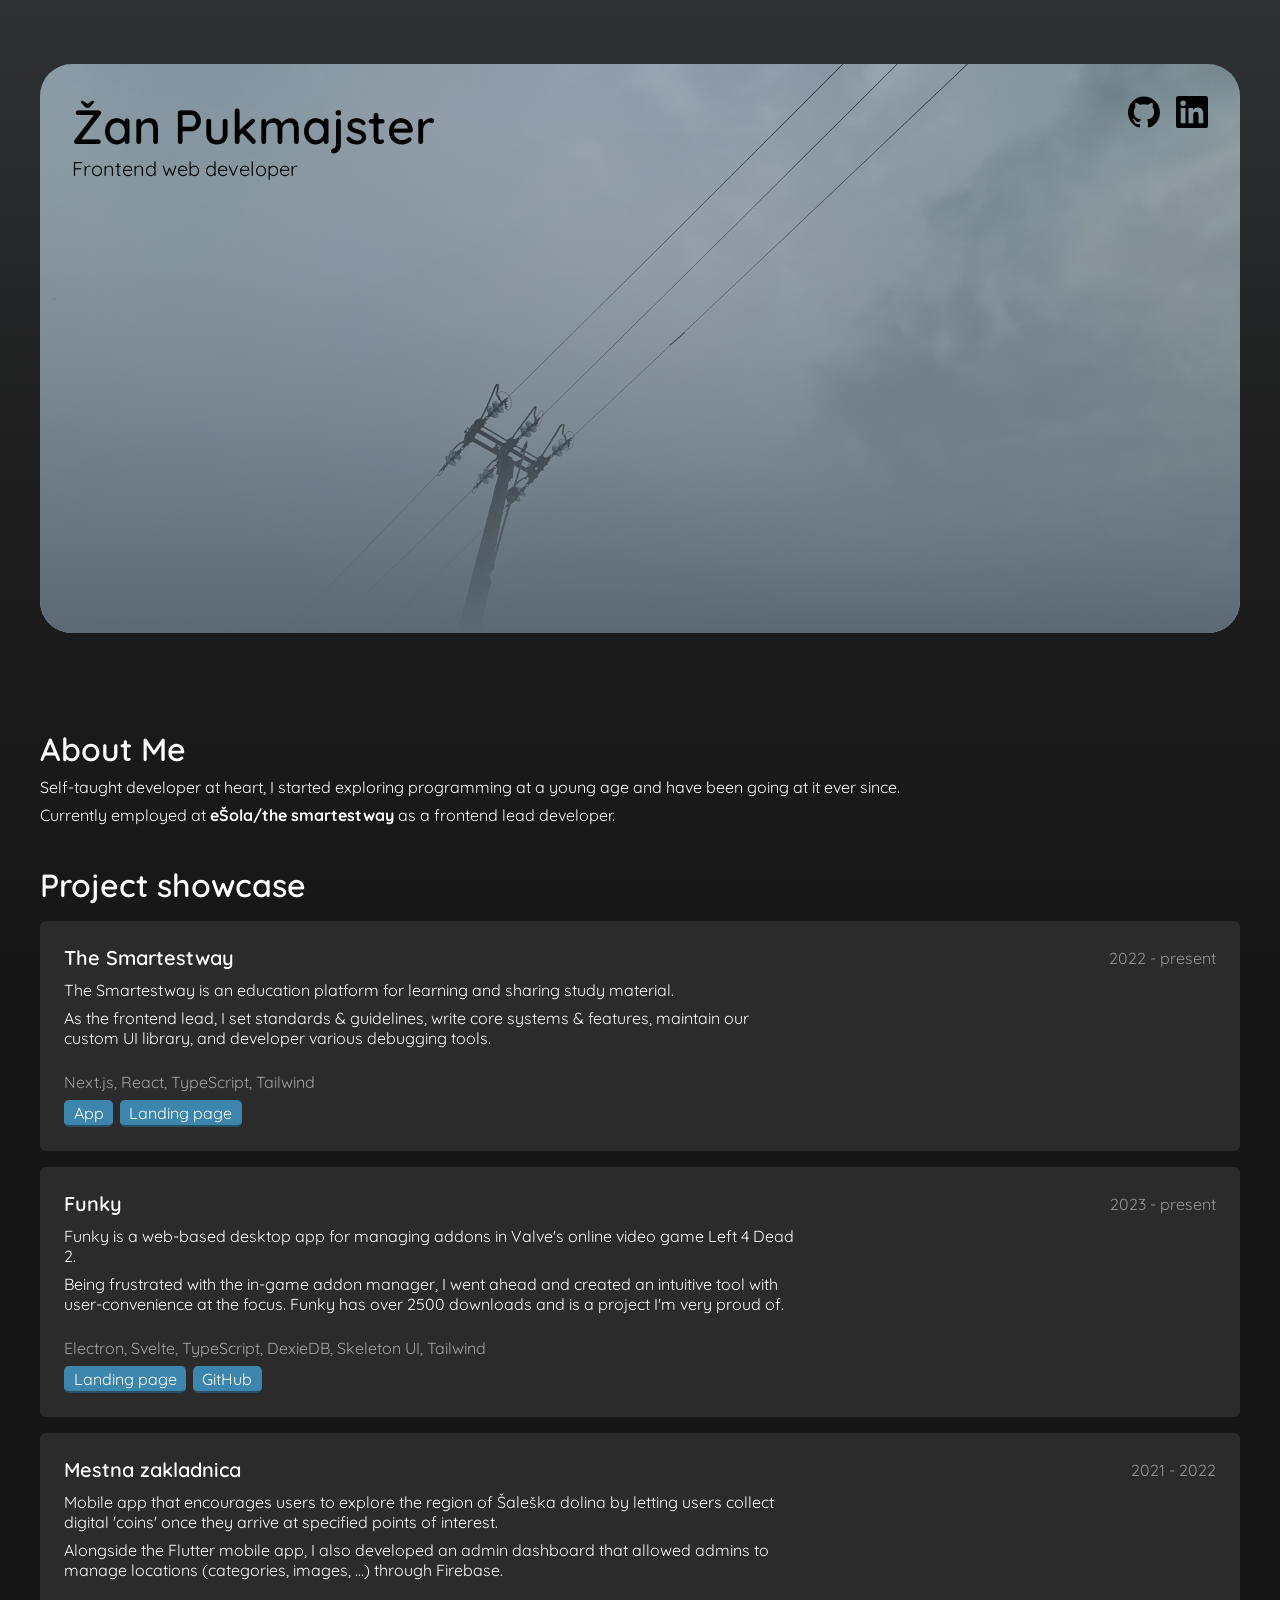
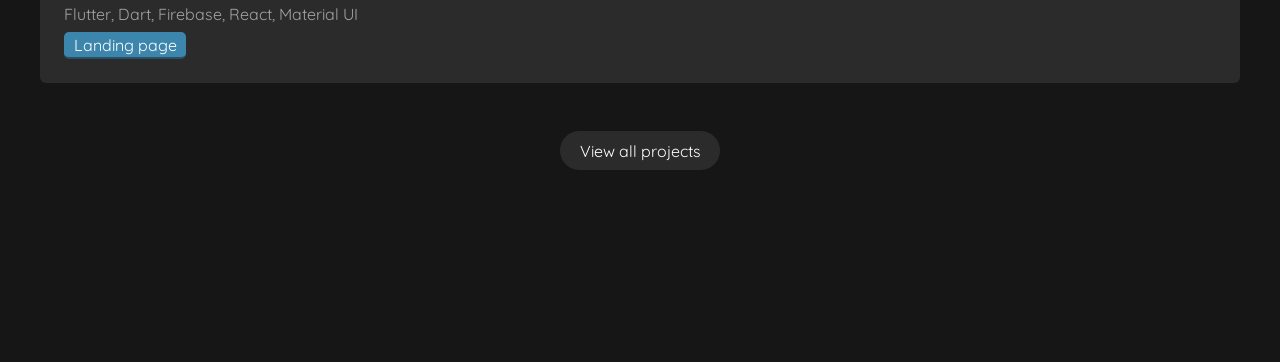
<file: index.html>
<!doctype html>
<html lang="en">
  <head>
    <meta charset="UTF-8" />
    <meta name="viewport" content="width=device-width, initial-scale=1.0" />
    <title>Žan Pukmajster</title>

    <!-- CSS -->
    <link rel="stylesheet" href="index.css" />

    <!-- Google Fonts -->
    <link rel="preconnect" href="https://fonts.googleapis.com" />
    <link rel="preconnect" href="https://fonts.gstatic.com" crossorigin />

    <link
      href="https://fonts.googleapis.com/css2?family=Quicksand:wght@300..700&display=swap"
      rel="stylesheet"
    />

    <script defer src="./scripts/project-card.js"></script>
  </head>

  <body>
    <div id="BackgroundContainer">
      <div id="BackgroundInner">
        <img src="./assets/bg.jpg" id="BlurredBg" alt="" />
        <div id="BlurredBgOverlay"></div>
      </div>
    </div>

    <section id="Header">
      <div id="HeaderText">
        <h1 id="HeaderName">Žan Pukmajster</h1>
        <h4 id="HeaderTagline">Frontend web developer</h4>

        <div id="HeaderLinks">
          <a href="https://github.com/pukmajster" target="_blank">
            <p-icon-github></p-icon-github>
          </a>

          <a
            href="https://www.linkedin.com/in/%C5%BEan-pukmajster-7052091b8/"
            target="_blank"
          >
            <p-icon-linkedin></p-icon-linkedin>
          </a>
        </div>
      </div>
    </section>

    <main>
      <section id="Bio" class="TextPadding">
        <h2>About Me</h2>
        <p>
          Self-taught developer at heart, I started exploring programming at a
          young age and have been going at it ever since.
        </p>

        <p>
          Currently employed at <strong>eŠola/the smartestway</strong> as a
          frontend lead developer.
        </p>
      </section>

      <section id="Projects">
        <div style="margin-top: 2em">
          <h2 class="TextPadding">Project showcase</h2>
        </div>

        <p-project-card
          title="The Smartestway"
          timeframe="2022 - present"
          about="The Smartestway is an education platform for learning and sharing study material."
          details="As the frontend lead, I set standards &
            guidelines, write core systems & features, maintain our custom UI
            library, and developer various debugging tools."
          stack="Next.js, React, TypeScript, Tailwind"
          app-url="https://app.thesmartestway.com/"
          landing-page-url="https://thesmartestway.com/"
        ></p-project-card>

        <p-project-card
          title="Funky"
          timeframe="2023 - present"
          about="Funky is a web-based desktop app for managing addons in Valve's
            online video game Left 4 Dead 2."
          details="Being frustrated with the in-game addon manager, I went ahead and
            created an intuitive tool with user-convenience at the focus. Funky has over 2500 downloads and is a project I'm very proud of."
          stack="Electron, Svelte, TypeScript, DexieDB, Skeleton UI, Tailwind"
          landing-page-url="https://pukmajster.github.io/funky/"
          github-url="https://github.com/pukmajster/funky"
        ></p-project-card>

        <p-project-card
          title="Mestna zakladnica"
          timeframe="2021 - 2022"
          about="Mobile app that encourages users to explore the region of Šaleška
            dolina by letting users collect digital 'coins' once they arrive at
            specified points of interest."
          details="Alongside the Flutter mobile app, I also developed an admin dashboard that allowed admins to manage locations (categories, images, ...) through Firebase."
          stack="Flutter, Dart, Firebase, React, Material UI"
          landing-page-url="https://www.visitsaleska.si/sl/dozivetja/otrosko/mestna-zakladnica/"
        ></p-project-card>

        <a id="AllProjectsLink" class="Button" href="/projects.html">
          View all projects
        </a>
      </section>

      <footer>
        <!-- <p>© 2026 Žan Pukmajster</p> -->
      </footer>

      <section id="Devroom" style="display: none">
        <h1>H1 heading</h1>
        <h2>H2 heading</h2>
        <h3>H3 heading</h3>
        <h4>H4 heading</h4>
        <h5>H5 heading</h5>
        <p>Paragraph</p>
      </section>
    </main>
  </body>
</html>
</file>
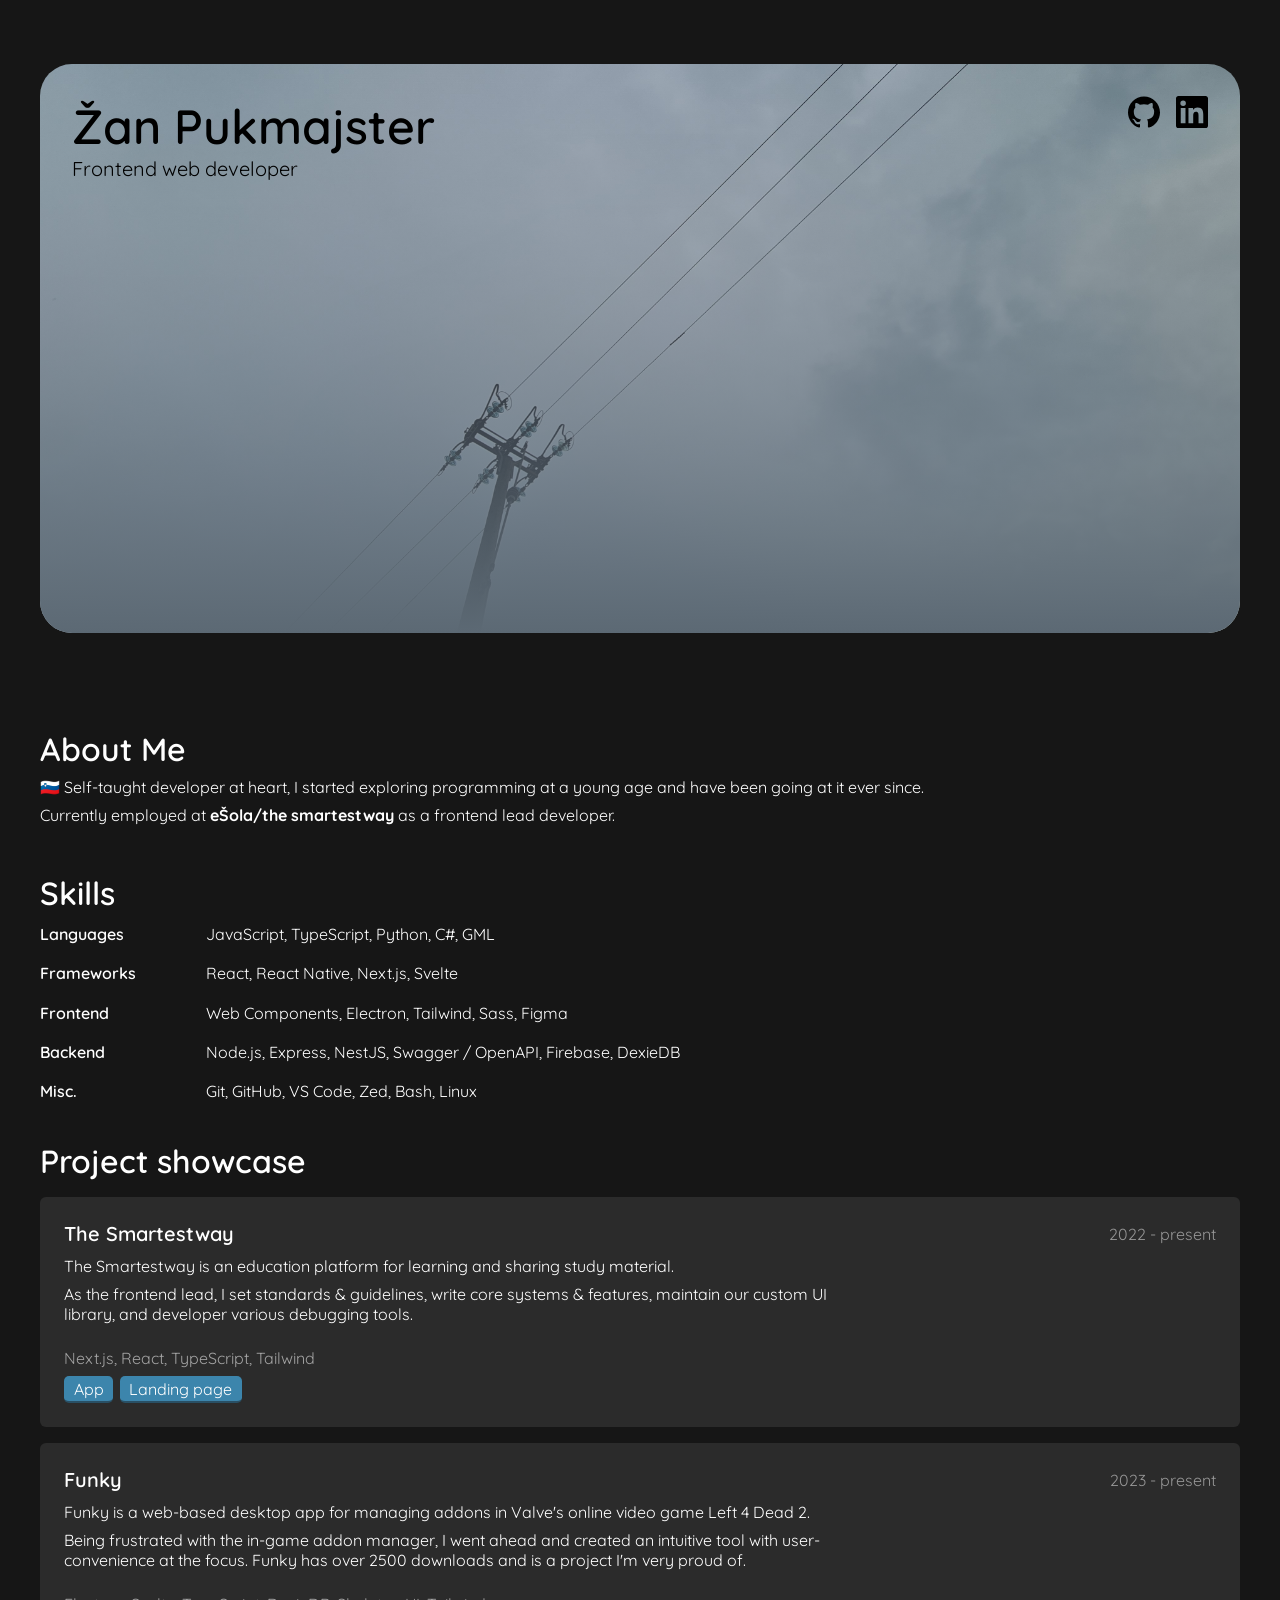
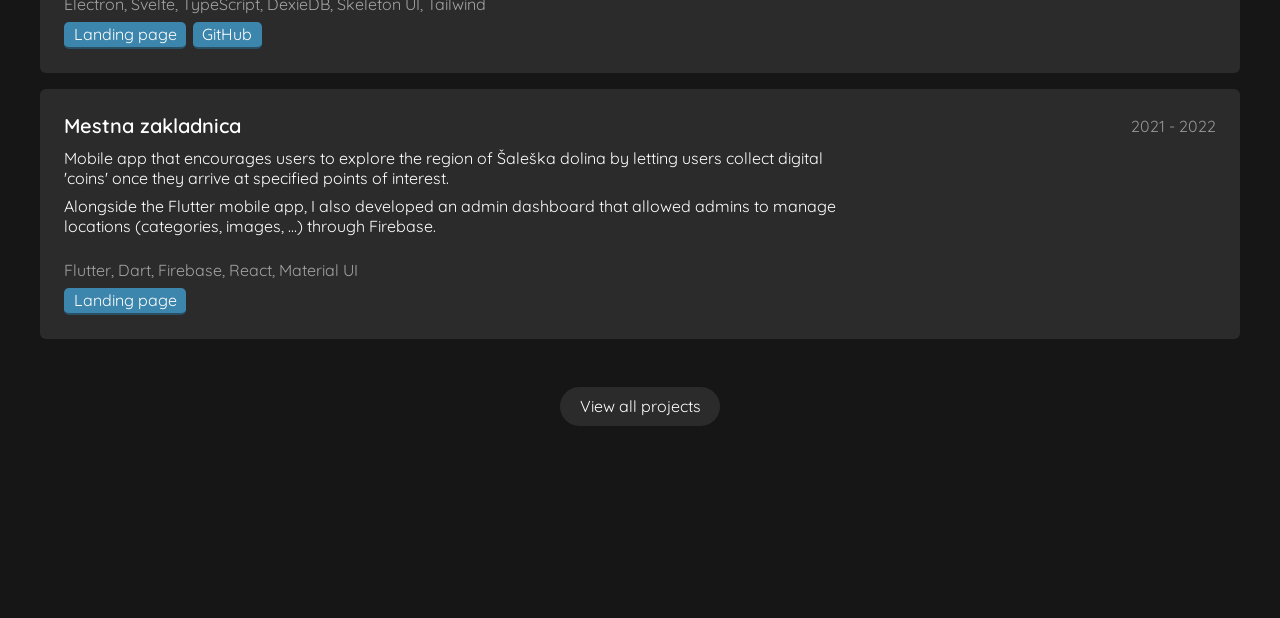
<file: docs/index.html>
<!doctype html>
<html lang="en">
  <head>
    <meta charset="UTF-8" />
    <meta name="viewport" content="width=device-width, initial-scale=1.0" />
    <title>Žan Pukmajster</title>

    <!-- CSS -->
    <link rel="stylesheet" href="index.css" />

    <!-- Google Fonts -->
    <link rel="preconnect" href="https://fonts.googleapis.com" />
    <link rel="preconnect" href="https://fonts.gstatic.com" crossorigin />

    <link
      href="https://fonts.googleapis.com/css2?family=Quicksand:wght@300..700&display=swap"
      rel="stylesheet"
    />

    <script defer src="./scripts/project-card.js"></script>
  </head>

  <body>
    <section id="Header">
      <div id="HeaderText">
        <h1 id="HeaderName">Žan Pukmajster</h1>
        <h4 id="HeaderTagline">Frontend web developer</h4>

        <div id="HeaderLinks">
          <a href="https://github.com/pukmajster" target="_blank">
            <p-icon-github></p-icon-github>
          </a>

          <a href="https://www.linkedin.com/in/pukmajster/" target="_blank">
            <p-icon-linkedin></p-icon-linkedin>
          </a>
        </div>
      </div>
    </section>

    <main>
      <section id="Bio" class="TextPadding">
        <h2>About Me</h2>
        <p>
          🇸🇮 Self-taught developer at heart, I started exploring programming at
          a young age and have been going at it ever since.
        </p>

        <p>
          Currently employed at <strong>eŠola/the smartestway</strong> as a
          frontend lead developer.
        </p>
      </section>

      <section id="Skills" class="">
        <h2>Skills</h2>

        <p-skills-row
          category="Languages"
          skills="JavaScript, TypeScript, Python, C#, GML"
        ></p-skills-row>

        <p-skills-row
          category="Frameworks"
          skills="React, React Native, Next.js, Svelte"
        ></p-skills-row>

        <p-skills-row
          category="Frontend"
          skills="Web Components, Electron, Tailwind, Sass, Figma"
        ></p-skills-row>

        <p-skills-row
          category="Backend"
          skills="Node.js, Express, NestJS, Swagger / OpenAPI, Firebase, DexieDB"
        ></p-skills-row>

        <p-skills-row
          category="Misc."
          skills="Git, GitHub, VS Code, Zed, Bash, Linux"
        ></p-skills-row>
      </section>

      <section id="Projects">
        <div style="margin-top: 2em">
          <h2 class="TextPadding">Project showcase</h2>
        </div>

        <p-project-card
          title="The Smartestway"
          timeframe="2022 - present"
          about="The Smartestway is an education platform for learning and sharing study material."
          details="As the frontend lead, I set standards &
            guidelines, write core systems & features, maintain our custom UI
            library, and developer various debugging tools."
          stack="Next.js, React, TypeScript, Tailwind"
          app-url="https://app.thesmartestway.com/"
          landing-page-url="https://thesmartestway.com/"
        ></p-project-card>

        <p-project-card
          title="Funky"
          timeframe="2023 - present"
          about="Funky is a web-based desktop app for managing addons in Valve's
            online video game Left 4 Dead 2."
          details="Being frustrated with the in-game addon manager, I went ahead and
            created an intuitive tool with user-convenience at the focus. Funky has over 2500 downloads and is a project I'm very proud of."
          stack="Electron, Svelte, TypeScript, DexieDB, Skeleton UI, Tailwind"
          landing-page-url="https://pukmajster.github.io/funky/"
          github-url="https://github.com/pukmajster/funky"
        ></p-project-card>

        <p-project-card
          title="Mestna zakladnica"
          timeframe="2021 - 2022"
          about="Mobile app that encourages users to explore the region of Šaleška
            dolina by letting users collect digital 'coins' once they arrive at
            specified points of interest."
          details="Alongside the Flutter mobile app, I also developed an admin dashboard that allowed admins to manage locations (categories, images, ...) through Firebase."
          stack="Flutter, Dart, Firebase, React, Material UI"
          landing-page-url="https://www.visitsaleska.si/sl/dozivetja/otrosko/mestna-zakladnica/"
        ></p-project-card>

        <a id="AllProjectsLink" class="Button" href="/projects.html">
          View all projects
        </a>
      </section>

      <footer>
        <!-- <p>© 2026 Žan Pukmajster</p> -->
      </footer>

      <section id="Devroom" style="display: none">
        <h1>H1 heading</h1>
        <h2>H2 heading</h2>
        <h3>H3 heading</h3>
        <h4>H4 heading</h4>
        <h5>H5 heading</h5>
        <p>Paragraph</p>
      </section>
    </main>
  </body>
</html>
</file>
<file: index.css>
* {
  margin: 0;
  padding: 0;
  box-sizing: content-box;
}

:root {
  --text-color: #000000;
  --body-bg: #161616;
  --bio-bg: #5c6974;
  --sect-w: 1200px;
  --sect-p: 2em;
  --content-border-color: #9494944f;

  font-family: "Quicksand", Nunito, sans-serif;
}

html,
body {
  overflow-x: hidden;
}

body {
  background-color: var(--body-bg);
  color: var(--text-color);
  margin: 0;
}

main {
  padding: 32px;
}

.Padded {
  padding: var(--sect-p);
}

#BackgroundInner {
  position: relative;
  margin: 0 auto;
  width: 100vw;
  display: grid;

  &>* {
    grid-area: 1/1;
  }
}

#BlurredBg {
  display: none;
  margin: 0 auto;
  max-width: 1200px;

  opacity: 0.2;

  z-index: -3;

  filter: blur(18px);
  transform: scale(2) rotate(180deg) translateY(2px);
}

#BlurredBgOverlay {
  margin: 0 auto;
  width: 100vw;
  height: 990px;

  position: absolute;
  left: 0;
  right: 0;

  z-index: -1;

  /* background: linear-gradient(180deg, rgba(255, 255, 255, 0), var(--body-bg)); */
  background: linear-gradient(180deg, #8490993a, #1d1d1d, var(--body-bg));
}

@media (max-width: 1300px) {
  #BackgroundContainer {
    /* display: none; */
  }
}


section,
footer {
  max-width: var(--sect-w);
  width: 100%;
  margin: 0 auto;
}

h1,
h2,
h3,
h4,
h5 {
  font-family: "Quicksand", Nunito, sans-serif;
  font-weight: 600;
}

h1 {
  font-size: 3rem;
}

h2 {
  font-size: 2rem;
}

h3 {
  font-size: 1.5rem;
}

h4 {
  font-size: 1.25rem;
}

h5 {
  font-size: 1rem;
}

p {
  font-size: 1rem;
  line-height: 1.25;
  margin: 0.5em 0;
}

.PaddedSection {
  padding: var(--sect-p);
  width: var(--sect-w);
  margin: 0 auto;
}

.TextPadding {
  /* padding-left: 1em; */
}

#Header {
  position: relative;
  height: 569px;

  max-width: var(--sect-w);
  overflow: hidden;
  box-shadow: 0px 4px 12px rgba(0, 0, 0, 0.342);

  background-image: url("assets/bg.jpg");
  background-position: top center;
  background-size: cover;
  background-repeat: no-repeat;

  /* Header gradient */
  &::before {
    content: "";
    position: absolute;
    pointer-events: none;
    user-select: none;
    top: 0;
    left: 0;
    width: var(--sect-w);
    height: 100%;
    background: linear-gradient(180deg, rgba(255, 255, 255, 0), #1616169d);
    background: linear-gradient(180deg, rgba(255, 255, 255, 0), var(--bio-bg));
  }

  #HeaderText {
    position: relative;

    display: flex;
    flex-direction: column;
    gap: 0rem;

    margin-top: em;
    padding: 2em;
    height: 100%;

    #HeaderTagline {
      font-weight: 400;
    }

    #HeaderLinks {
      position: absolute;
      top: 2em;
      right: 2em;

      display: flex;
      gap: 1em;
    }
  }

  #HeaderBio {
    position: relative;
  }
}

@media (min-width: 1220px) {
  #Header {
    margin: 4em auto 4em auto;
    border-radius: 2em;
    box-shadow: none;

    /* Header gradient */
    &::before {
      background: linear-gradient(180deg, rgba(255, 255, 255, 0), var(--bio-bg));
    }
  }
}

#AllProjectsLink {
  display: block;
  margin: 2em auto;
}

.Button {
  appearance: none;
  background: none;
  border: none;
  color: white;
  padding: 0.6em 1.2em;

  background: #2b2b2b;
  border-radius: 666px;

  &:hover {
    background: rgba(255, 255, 255, 0.219);
  }
}

#HomeButton {
  appearance: none;
  background: none;
  border: none;
  color: white;
  font-size: 1.4em;
  padding: 0.5em;

  display: flex;
  align-items: center;
  gap: 0.4em;

  aspect-ratio: 1/1;

  display: grid;
  place-items: center;

  svg {
    width: 1em;
    height: 1em;
    color: white;
    translate: -2px 0;
  }

  background: #2b2b2b;
  border-radius: 1555px;

  &:hover {
    background: rgba(255, 255, 255, 0.219);
  }
}

#Bio {
  color: white;
}

#Work {
  background-color: var(--bio-bg)
}

footer {
  padding: 4em 2em;
  text-align: center;
  color: rgb(172, 169, 169);
}

.CareerBox {
  background-color: #ffffff1c;
  border-radius: 4px;
  padding: 1.5em;

  display: flex;
  flex-direction: column;
  gap: 0.45em;
}

#CareerContainer {
  display: grid;
  grid-template-columns: 1fr 1fr;
  gap: 1em;

  margin-top: 1em;
}

#CareerEnterprise {
  grid-column: 1 / 3;
}

#Projects {
  display: flex;
  flex-direction: column;
  gap: 1em;

  /* max-width: 800px; */

  color: white;

  .ProjectCard {
    padding: 1.5em;
    border-radius: 6px;

    background: rgb(43, 43, 43);
  }

  .ProjectCardHeader {
    width: 100%;
    display: flex;
    justify-content: space-between;

    h4 {
      display: inline-block;
    }
  }

  .ProjectCardTimeframe {
    opacity: 0.5;
    line-height: 1.7;
  }

  .ProjectCardLinks {
    display: flex;
    gap: 0.4em;
  }

  .ProjectCardStack {
    margin-top: 24px;

    font-size: 1em;
    color: rgb(163, 163, 163);
  }

  .ProjectCategory {
    display: flex;
    align-items: center;
    gap: 1em;

    &.ProjectCategory__Padded {
      margin-top: 1em;
    }

    .ProjectCategoryLine {
      flex: 1;
      height: 1px;
      background-color: rgb(114, 114, 114);
    }
  }

  .ProjectCardContent {
    display: grid;
    grid-template-columns: 1fr 400px;
    gap: 1rem;

    @media (max-width: 1220px) {
      display: flex;
      flex-direction: column;
    }
  }

  .ProjectCardImg {
    object-fit: cover;
    border-radius: 8px;
    width: 100%;

    @media (max-width: 1220px) {
      height: auto;
      width: auto;
      max-width: min(100%, 600px);
    }
  }

}

a {
  color: inherit;
  text-decoration: none;

  .Icon {
    &:hover {
      color: rgb(255, 255, 255);
    }
  }
}

.Link {
  background: rgb(60, 133, 172);

  &:hover {
    background: rgb(30, 97, 133);
  }

  color: white;
  padding: 0.15em 0.6em;

  border-bottom: 2px solid rgba(19, 19, 19, 0.473);
  border-radius: 5px;

}

.Icon {
  width: 2em;
  height: 2em;
}



#Devroom {}
</file>
<file: docs/index.css>
* {
  margin: 0;
  padding: 0;
  box-sizing: content-box;
}

:root {
  --text-color: #000000;
  --body-bg: #161616;
  --bio-bg: #5c6974;
  --sect-w: 1200px;
  --sect-p: 2em;
  --content-border-color: #9494944f;

  font-family: "Quicksand", Nunito, sans-serif;
}

html,
body {
  overflow-x: hidden;
}

body {
  background-color: var(--body-bg);
  color: var(--text-color);
  margin: 0;
}

main {
  padding: 32px;
}

.Padded {
  padding: var(--sect-p);
}

section,
footer {
  max-width: var(--sect-w);
  width: 100%;
  margin: 0 auto;
}

h1,
h2,
h3,
h4,
h5 {
  font-family: "Quicksand", Nunito, sans-serif;
  font-weight: 600;
}

h1 {
  font-size: 3rem;
}

h2 {
  font-size: 2rem;
}

h3 {
  font-size: 1.5rem;
}

h4 {
  font-size: 1.25rem;
}

h5 {
  font-size: 1rem;
}

p {
  font-size: 1rem;
  line-height: 1.25;
  margin: 0.5em 0;
}

.PaddedSection {
  padding: var(--sect-p);
  width: var(--sect-w);
  margin: 0 auto;
}

.TextPadding {
  /* padding-left: 1em; */
}

#Header {
  position: relative;
  height: 569px;

  max-width: var(--sect-w);
  overflow: hidden;
  box-shadow: 0px 4px 12px rgba(0, 0, 0, 0.342);

  background-image: url("assets/hero.jpg");
  background-position: top center;
  background-size: cover;
  background-repeat: no-repeat;

  /* Header gradient */
  &::before {
    content: "";
    position: absolute;
    pointer-events: none;
    user-select: none;
    top: 0;
    left: 0;
    width: var(--sect-w);
    height: 100%;
    background: linear-gradient(180deg, rgba(255, 255, 255, 0), #1616169d);
    background: linear-gradient(180deg, rgba(255, 255, 255, 0), var(--bio-bg));
  }

  #HeaderText {
    position: relative;

    display: flex;
    flex-direction: column;
    gap: 0rem;

    margin-top: em;
    padding: 2em;
    height: 100%;

    #HeaderTagline {
      font-weight: 400;
    }

    #HeaderLinks {
      position: absolute;
      top: 2em;
      right: 2em;

      display: flex;
      gap: 1em;
    }
  }

  #HeaderBio {
    position: relative;
  }
}

@media (min-width: 1220px) {
  #Header {
    margin: 4em auto 4em auto;
    border-radius: 2em;
    box-shadow: none;

    /* Header gradient */
    &::before {
      background: linear-gradient(180deg, rgba(255, 255, 255, 0), var(--bio-bg));
    }
  }
}

@media (max-width: 620px) {

  #Header #HeaderName {
    font-size: 2.4rem;
  }

  #Header #HeaderText #HeaderLinks {
    top: unset;
    bottom: 5.5rem;
  }
}

#AllProjectsLink {
  display: block;
  margin: 2em auto;
}

.Button {
  appearance: none;
  background: none;
  border: none;
  color: white;
  padding: 0.6em 1.2em;

  background: #2b2b2b;
  border-radius: 666px;

  &:hover {
    background: rgba(255, 255, 255, 0.219);
  }
}

#HomeButton {
  appearance: none;
  background: none;
  border: none;
  color: white;
  font-size: 1.4em;
  padding: 0.5em;

  display: flex;
  align-items: center;
  gap: 0.4em;

  aspect-ratio: 1/1;

  display: grid;
  place-items: center;

  svg {
    width: 1em;
    height: 1em;
    color: white;
    translate: -2px 0;
  }

  background: #2b2b2b;
  border-radius: 1555px;

  &:hover {
    background: rgba(255, 255, 255, 0.219);
  }
}

#Bio {
  color: white;
}

#Work {
  background-color: var(--bio-bg)
}

footer {
  padding: 4em 2em;
  text-align: center;
  color: rgb(172, 169, 169);
}

.CareerBox {
  background-color: #ffffff1c;
  border-radius: 4px;
  padding: 1.5em;

  display: flex;
  flex-direction: column;
  gap: 0.45em;
}

#CareerContainer {
  display: grid;
  grid-template-columns: 1fr 1fr;
  gap: 1em;

  margin-top: 1em;
}

#CareerEnterprise {
  grid-column: 1 / 3;
}

#Projects {
  display: flex;
  flex-direction: column;
  gap: 1em;

  /* max-width: 800px; */

  color: white;

  .ProjectCard {
    padding: 1.5em;
    border-radius: 6px;

    background: rgb(43, 43, 43);
  }

  .ProjectCardHeader {
    width: 100%;
    display: flex;
    justify-content: space-between;

    h4 {
      display: inline-block;
    }
  }

  .ProjectCardTimeframe {
    opacity: 0.5;
    line-height: 1.7;
  }

  .ProjectCardLinks {
    display: flex;
    gap: 0.4em;
  }

  .ProjectCardStack {
    margin-top: 24px;

    font-size: 1em;
    color: rgb(163, 163, 163);
  }

  .ProjectCategory {
    display: flex;
    align-items: center;
    gap: 1em;

    &.ProjectCategory__Padded {
      margin-top: 1em;
    }

    .ProjectCategoryLine {
      flex: 1;
      height: 1px;
      background-color: rgb(114, 114, 114);
    }
  }

  .ProjectCardContent {
    display: grid;
    grid-template-columns: 1fr 360px;
    gap: 1rem;

    @media (max-width: 1220px) {
      display: flex;
      flex-direction: column;
    }
  }

  .ProjectCardImg {
    object-fit: cover;
    border-radius: 8px;
    width: 100%;

    @media (max-width: 1220px) {
      height: auto;
      width: auto;
      max-width: min(100%, 600px);
    }
  }
}

#PageBgWrapper {
  pointer-events: none;
  position: absolute;
  top: 0;
  left: 0;

  width: 100%;
  height: 100%;
}

section#Skills {
  margin-top: 3rem;
  color: white;
}

.SkillsRow {
  display: flex;
  margin-top: 0.2rem;
  gap: 0px;

  .SkillsRowCategory {
    font-weight: 600;
    margin-right: 1em;
    width: 150px
  }

  .SkillsRowSkills {
    font-weight: 400;
  }
}

@media (max-width: 1220px) {
  .SkillsRow {
    flex-direction: column;
    margin-top: 0.7rem;

    .SkillsRowCategory {
      line-height: 0px;
    }
  }
}

a {
  color: inherit;
  text-decoration: none;

  .Icon {
    &:hover {
      color: rgb(255, 255, 255);
    }
  }
}

.Link {
  background: rgb(60, 133, 172);

  &:hover {
    background: rgb(30, 97, 133);
  }

  color: white;
  padding: 0.15em 0.6em;

  border-bottom: 2px solid rgba(19, 19, 19, 0.473);
  border-radius: 5px;

}

.Icon {
  width: 2em;
  height: 2em;
}



#Devroom {}
</file>
